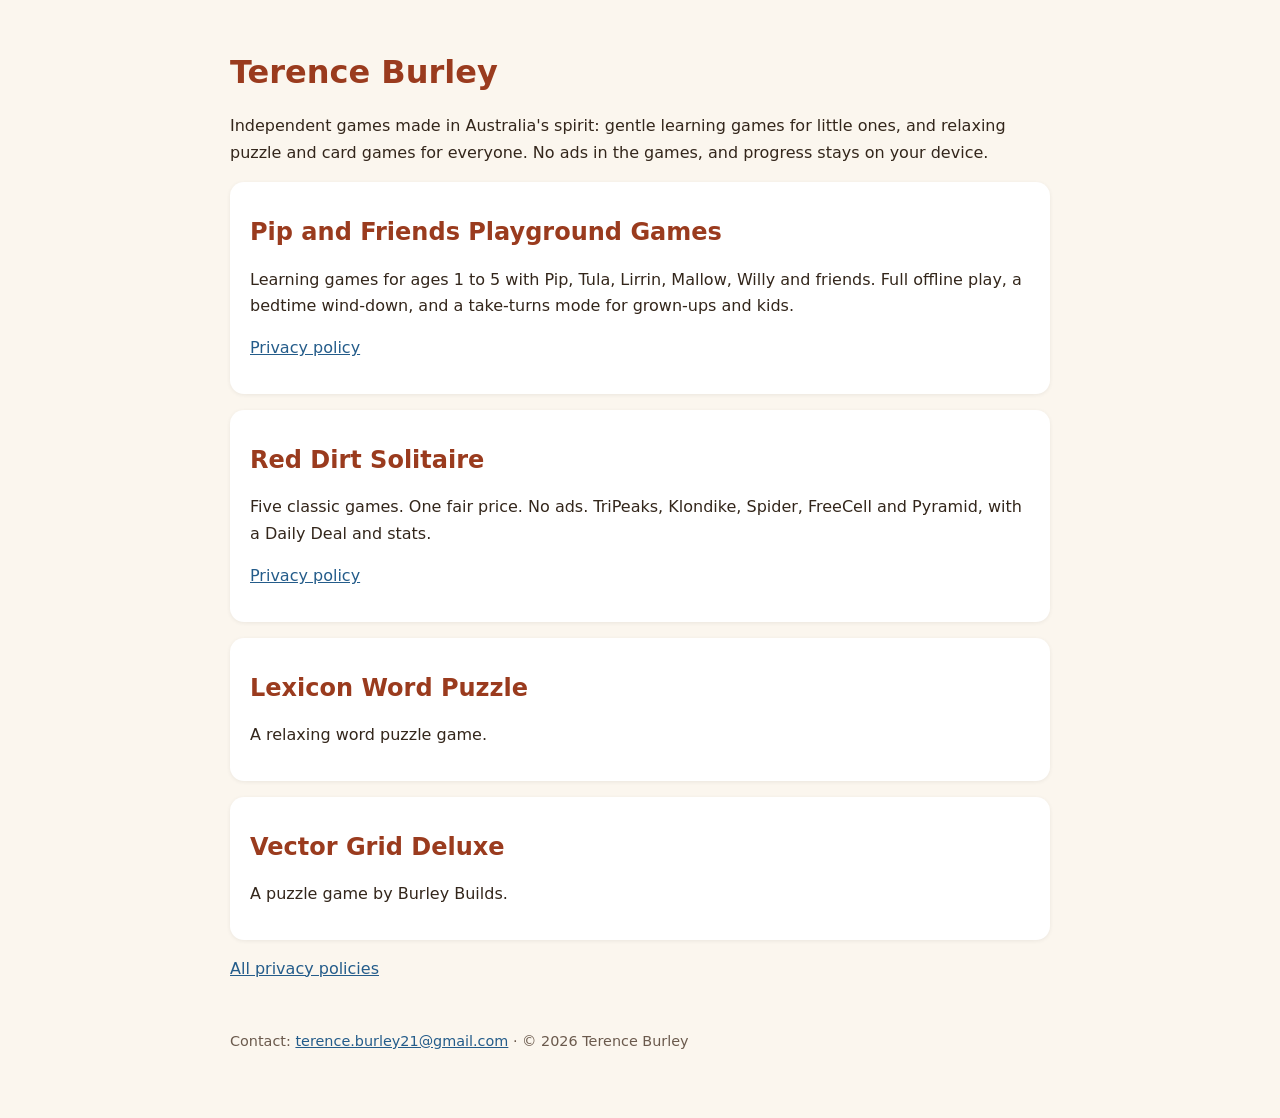
<file: index.html>
<!doctype html>
<html lang="en-AU"><head><meta charset="utf-8"><meta name="viewport" content="width=device-width, initial-scale=1">
<title>Terence Burley | Games</title><link rel="stylesheet" href="style.css"></head>
<body>
<h1>Terence Burley</h1>
<p>Independent games made in Australia's spirit: gentle learning games for little ones, and relaxing puzzle and card games for everyone. No ads in the games, and progress stays on your device.</p>

<div class="card"><h2>Pip and Friends Playground Games</h2>
<p>Learning games for ages 1 to 5 with Pip, Tula, Lirrin, Mallow, Willy and friends. Full offline play, a bedtime wind-down, and a take-turns mode for grown-ups and kids.</p>
<p><a href="https://tellboy44.github.io/pip-and-friends-privacy-policy/">Privacy policy</a></p></div>

<div class="card"><h2>Red Dirt Solitaire</h2>
<p>Five classic games. One fair price. No ads. TriPeaks, Klondike, Spider, FreeCell and Pyramid, with a Daily Deal and stats.</p>
<p><a href="red-dirt-solitaire.html">Privacy policy</a></p></div>

<div class="card"><h2>Lexicon Word Puzzle</h2>
<p>A relaxing word puzzle game.</p></div>

<div class="card"><h2>Vector Grid Deluxe</h2>
<p>A puzzle game by Burley Builds.</p></div>

<p><a href="privacy.html">All privacy policies</a></p>
<footer>Contact: <a href="mailto:terence.burley21@gmail.com">terence.burley21@gmail.com</a> · © 2026 Terence Burley</footer>
</body></html>
</file>
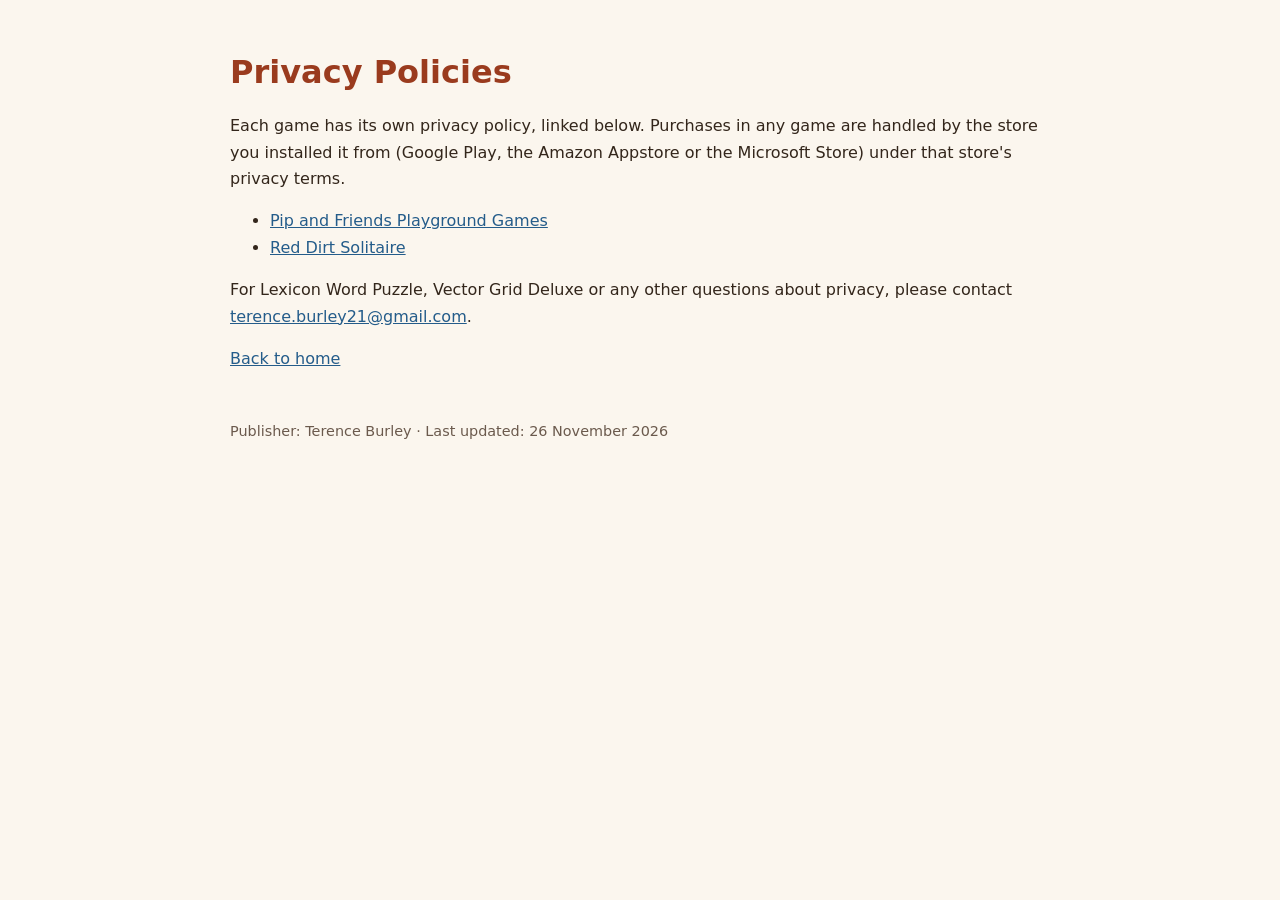
<file: privacy.html>
<!doctype html>
<html lang="en-AU"><head><meta charset="utf-8"><meta name="viewport" content="width=device-width, initial-scale=1">
<title>Privacy Policies | Terence Burley</title><link rel="stylesheet" href="style.css"></head>
<body>
<h1>Privacy Policies</h1>
<p>Each game has its own privacy policy, linked below. Purchases in any game are handled by the store you installed it from (Google Play, the Amazon Appstore or the Microsoft Store) under that store's privacy terms.</p>
<ul>
<li><a href="https://tellboy44.github.io/pip-and-friends-privacy-policy/">Pip and Friends Playground Games</a></li>
<li><a href="red-dirt-solitaire.html">Red Dirt Solitaire</a></li>
</ul>
<p>For Lexicon Word Puzzle, Vector Grid Deluxe or any other questions about privacy, please contact <a href="mailto:terence.burley21@gmail.com">terence.burley21@gmail.com</a>.</p>
<p><a href="index.html">Back to home</a></p>
<footer>Publisher: Terence Burley · Last updated: 26 November 2026</footer>
</body></html>
</file>
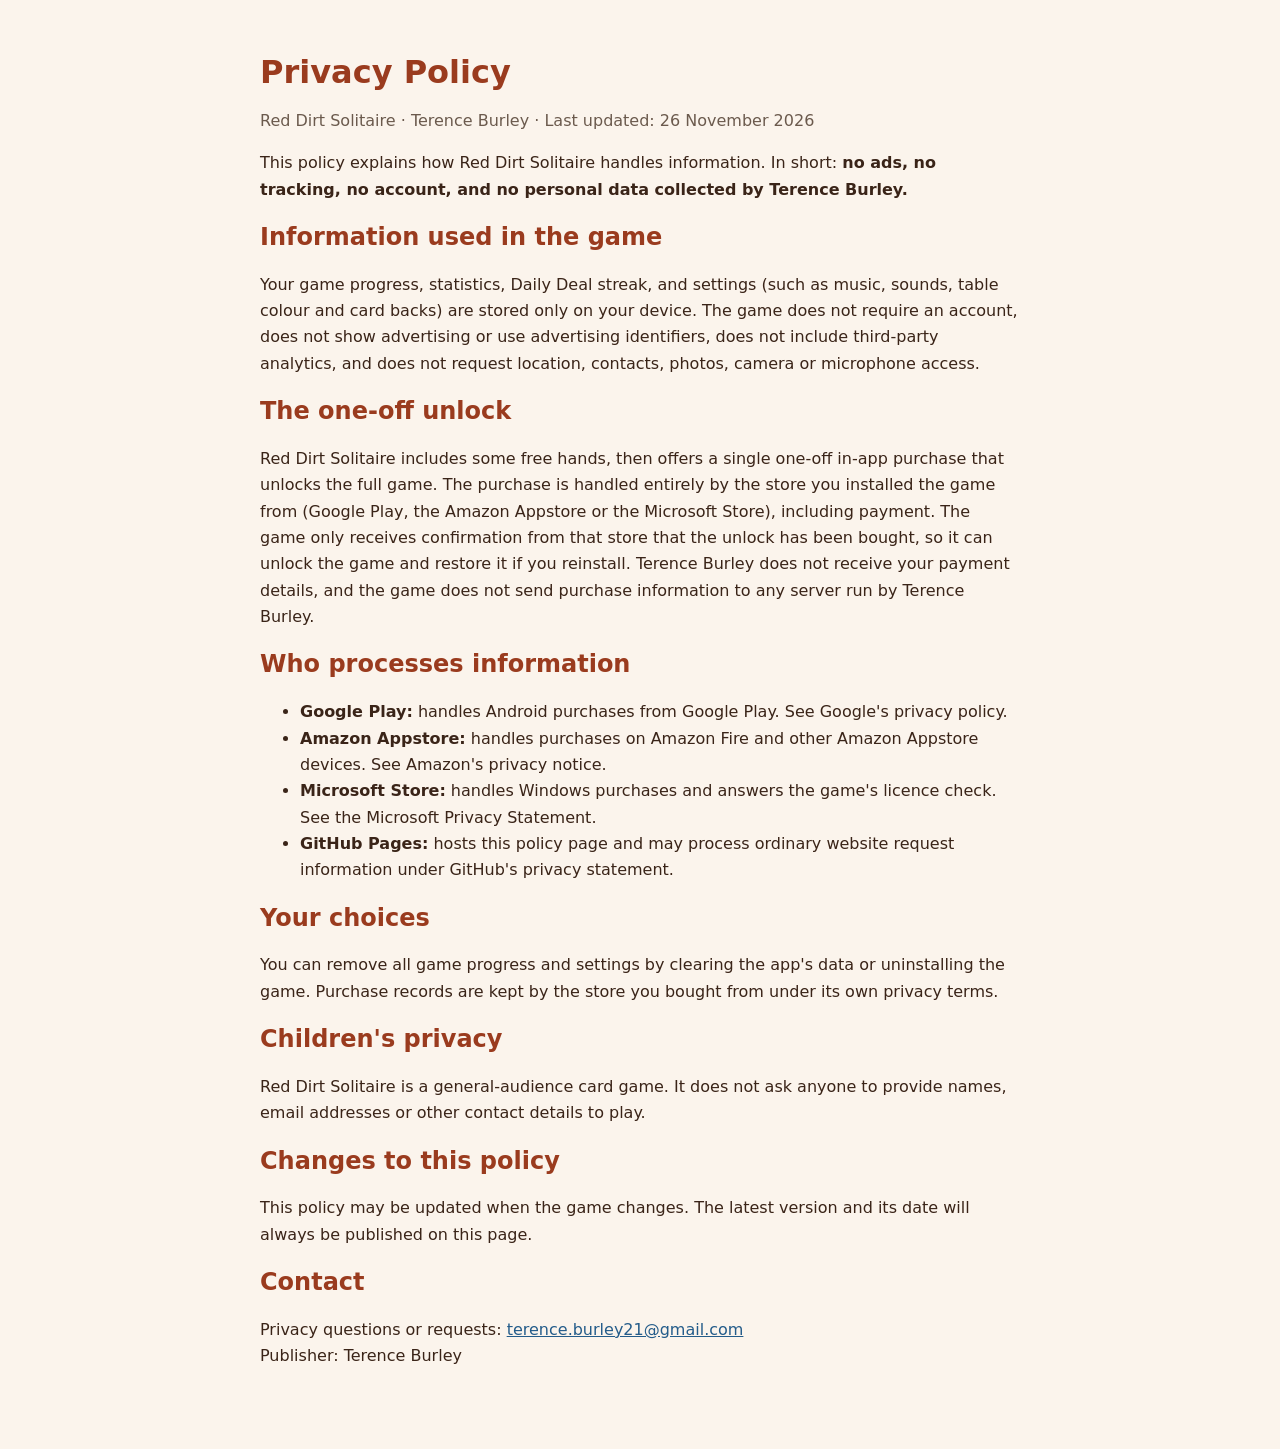
<file: red-dirt-solitaire.html>
<!doctype html>
<html lang="en-AU">
<head>
<meta charset="utf-8">
<meta name="viewport" content="width=device-width, initial-scale=1">
<title>Privacy Policy | Red Dirt Solitaire</title>
<style>
:root { color-scheme: light; font-family: system-ui, sans-serif; color: #3a2418; background: #fbf4ec; }
body { max-width: 760px; margin: 0 auto; padding: 2rem 1.25rem 4rem; line-height: 1.65; }
h1, h2 { line-height: 1.2; color: #9a3b1e; }
h1 { margin-bottom: .25rem; }
a { color: #245c8a; }
.updated { color: #6b5a4d; }
</style>
</head>
<body>
<h1>Privacy Policy</h1>
<p class="updated">Red Dirt Solitaire · Terence Burley · Last updated: 26 November 2026</p>

<p>This policy explains how Red Dirt Solitaire handles information. In short: <strong>no ads, no tracking, no account, and no personal data collected by Terence Burley.</strong></p>

<h2>Information used in the game</h2>
<p>Your game progress, statistics, Daily Deal streak, and settings (such as music, sounds, table colour and card backs) are stored only on your device. The game does not require an account, does not show advertising or use advertising identifiers, does not include third-party analytics, and does not request location, contacts, photos, camera or microphone access.</p>

<h2>The one-off unlock</h2>
<p>Red Dirt Solitaire includes some free hands, then offers a single one-off in-app purchase that unlocks the full game. The purchase is handled entirely by the store you installed the game from (Google Play, the Amazon Appstore or the Microsoft Store), including payment. The game only receives confirmation from that store that the unlock has been bought, so it can unlock the game and restore it if you reinstall. Terence Burley does not receive your payment details, and the game does not send purchase information to any server run by Terence Burley.</p>

<h2>Who processes information</h2>
<ul>
<li><strong>Google Play:</strong> handles Android purchases from Google Play. See Google's privacy policy.</li>
<li><strong>Amazon Appstore:</strong> handles purchases on Amazon Fire and other Amazon Appstore devices. See Amazon's privacy notice.</li>
<li><strong>Microsoft Store:</strong> handles Windows purchases and answers the game's licence check. See the Microsoft Privacy Statement.</li>
<li><strong>GitHub Pages:</strong> hosts this policy page and may process ordinary website request information under GitHub's privacy statement.</li>
</ul>

<h2>Your choices</h2>
<p>You can remove all game progress and settings by clearing the app's data or uninstalling the game. Purchase records are kept by the store you bought from under its own privacy terms.</p>

<h2>Children's privacy</h2>
<p>Red Dirt Solitaire is a general-audience card game. It does not ask anyone to provide names, email addresses or other contact details to play.</p>

<h2>Changes to this policy</h2>
<p>This policy may be updated when the game changes. The latest version and its date will always be published on this page.</p>

<h2>Contact</h2>
<p>Privacy questions or requests: <a href="mailto:terence.burley21@gmail.com">terence.burley21@gmail.com</a><br>Publisher: Terence Burley</p>
</body>
</html>
</file>
<file: style.css>
:root{color-scheme:light;font-family:system-ui,sans-serif;color:#33261b;background:#fbf6ee}
body{max-width:820px;margin:0 auto;padding:2rem 1.25rem 4rem;line-height:1.65}
h1,h2{line-height:1.2;color:#9a3b1e}
a{color:#245c8a}
.card{background:#fff;border-radius:14px;padding:1rem 1.25rem;margin:1rem 0;box-shadow:0 1px 4px #0001}
footer{margin-top:3rem;color:#6b5a4d;font-size:.9rem}
</file>
